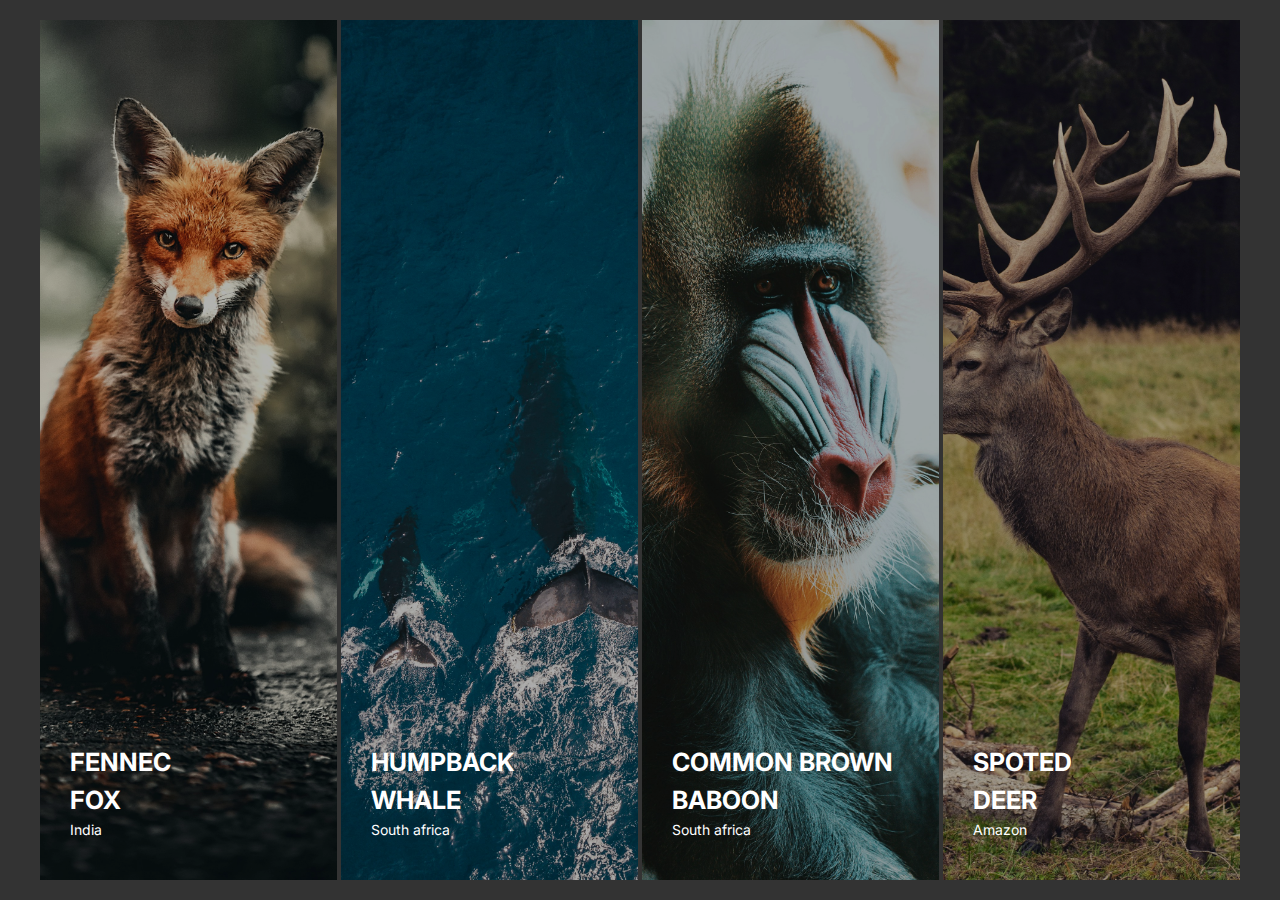
<file: index.html>
<html lang="en">
  <head>
    <meta charset="UTF-8" />
    <meta name="viewport" content="width=device-width, initial-scale=1.0" />
    <title>Interactive-photo-gallery</title>
    <link
      rel="stylesheet"
      href="https://cdnjs.cloudflare.com/ajax/libs/font-awesome/6.5.2/css/all.min.css"
      integrity="sha512-SnH5WK+bZxgPHs44uWIX+LLJAJ9/2PkPKZ5QiAj6Ta86w+fsb2TkcmfRyVX3pBnMFcV7oQPJkl9QevSCWr3W6A=="
      crossorigin="anonymous"
      referrerpolicy="no-referrer"
    />

    <link rel="stylesheet" href="./css/style.css" />
  </head>
  <body>
    <!-- Gallery container -->
    <section class="gallery">
      <div class="gallery-item">
        <img
          src="./assets/images/fox-img.jpg"
          alt="fox-img"
          class="gallery-img"
        />
        <div class="overlay-container">
          <h1 class="name">
            FENNEC <br />
            FOX
          </h1>
          <p class="country">India</p>
          <a href="" class="more"
            >know more <i class="fa-solid fa-arrow-right"></i
          ></a>
        </div>
      </div>
      <div class="gallery-item">
        <img
          src="./assets/images/whale-img.jpg"
          alt="whale-img"
          class="gallery-img"
        />
        <div class="overlay-container">
          <h1 class="name">
            HUMPBACK <br />
            WHALE
          </h1>
          <p class="country">South africa</p>
          <a href="" class="more"
            >know more <i class="fa-solid fa-arrow-right"></i
          ></a>
        </div>
      </div>
      <div class="gallery-item">
        <img
          src="./assets/images/baboon-img.jpg"
          alt="baboon-img"
          class="gallery-img"
        />
        <div class="overlay-container">
          <h1 class="name">
            COMMON BROWN <br />
            BABOON
          </h1>
          <p class="country">South africa</p>
          <a href="" class="more"
            >know more <i class="fa-solid fa-arrow-right"></i
          ></a>
        </div>
      </div>
      <div class="gallery-item">
        <img
          src="./assets/images/deer-img.jpg"
          alt="deer-img"
          class="gallery-img"
        />
        <div class="overlay-container">
          <h1 class="name">
            SPOTED <br />
            DEER
          </h1>
          <p class="country">Amazon</p>
          <a href="" class="more"
            >know more <i class="fa-solid fa-arrow-right"></i
          ></a>
        </div>
      </div>
    </section>

    <script src="./js/script.js"></script>
  </body>
</html>
</file>
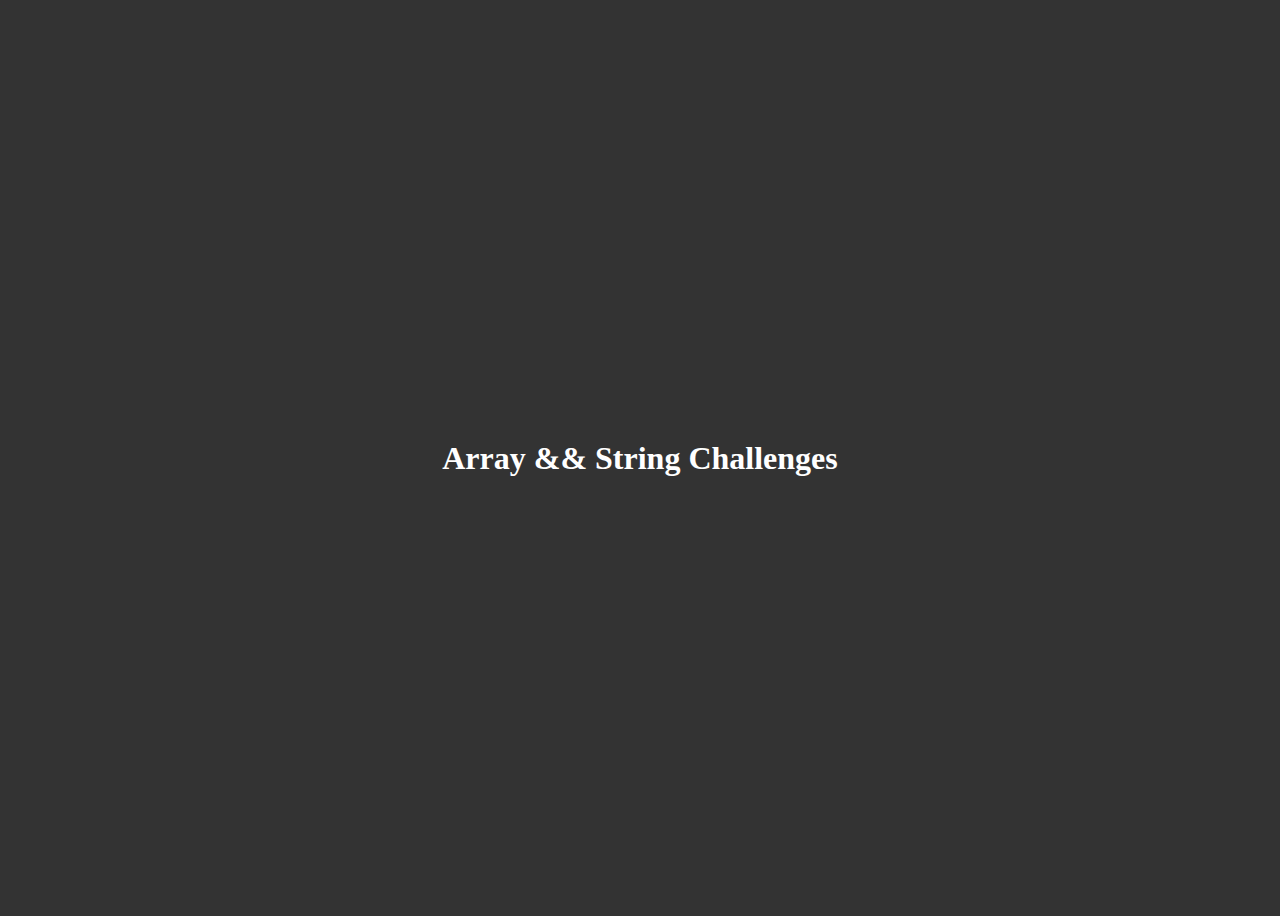
<file: challenges/test.html>
<html lang="en">
  <head>
    <meta charset="UTF-8" />
    <meta name="viewport" content="width=device-width, initial-scale=1.0" />
    <title>Document</title>
  </head>
  <style>
    body {
      display: grid;
      place-content: center;
      background-color: #333;
      color: white;
      height: 100vh;
    }
  </style>
  <body>
    <h1>Array && String Challenges</h1>
    <script src="arrayMap.js"></script>
    <script src="stringTransform.js"></script>
  </body>
</html>
</file>
<file: css/style.css>
@import url('https://fonts.googleapis.com/css2?family=Inter:wght@100..900&display=swap');

*,
::before,
::after {
  box-sizing: border-box;
  margin: 0;
  padding: 0;
}

html {
  font-size: 62.5%;
}

img {
  user-select: none;
  display: block;
  max-width: 100%;
  font-style: italic;
}

body {
  font-family: 'Inter', sans-serif;
  font-optical-sizing: auto;
  font-weight: 400;
  font-style: normal;
  font-variation-settings: 'slnt' 0;
  line-height: 1.5;
  padding: 2rem 4rem;
  overflow: hidden;
  background-color: #333;
  height: 100vh;
}

.gallery {
  display: grid;
  grid-template-columns: repeat(4, 1fr);
  gap: 0.4rem;
  height: 100%;
}

.gallery-item {
  position: relative;
  overflow: hidden;
  height: 100%;
}

.gallery-item img {
  filter: brightness(0.7);
  object-fit: cover;
  height: 100%;
  transition: transform 1s, filter 1s ease-in-out;
}

.gallery-item.hovered img {
  transform: scale(1.04);
  filter: grayscale(100%);
  filter: blur(10px);
  -webkit-filter: blur(10px);
}

.overlay-container {
  position: absolute;
  bottom: 4rem;
  margin: 0 3rem;
  color: white;
  z-index: 2;
}

.overlay-container h1 {
  text-wrap: wrap;
  font-size: 2.5rem;
  font-weight: 700;
}

.overlay-container p {
  font-size: 1.4rem;
}

.gallery-item.hovered .overlay-container h1,
.gallery-item.hovered .overlay-container p {
  animation: slideup 1s forwards;
}

.overlay-container a {
  display: none;
  text-decoration: none;
  color: #37a5fe;
  font-weight: bold;
  font-size: 1.2rem;
  animation: fadeIn 2s forwards;
}

.overlay-container a i {
  margin-left: 0.5rem;
}

.gallery-item.hovered .overlay-container a {
  display: block;
}

/* Breakpoints  */

@media (max-width: 992px) {
  .overlay-container h1 {
    font-size: 1.8rem;
  }

  .overlay-container p {
    font-size: 1.2rem;
  }
}

@media (max-width: 650px) {
  body {
    padding: 1rem 2rem;
  }
  .overlay-container {
    display: none;
  }
}

@media (max-width: 500px) {
  body {
    padding: 0rem 0rem;
  }
}

/* Animation keyframes */

@keyframes slideup {
  from {
    /* transform: translateY(0); */
    margin-bottom: -10px;
  }

  to {
    /* transform: translateY(-30px); */
    margin-bottom: 20px;
  }
}

@keyframes fadeIn {
  from {
    opacity: 0;
  }
  to {
    opacity: 1;
  }
}
</file>
